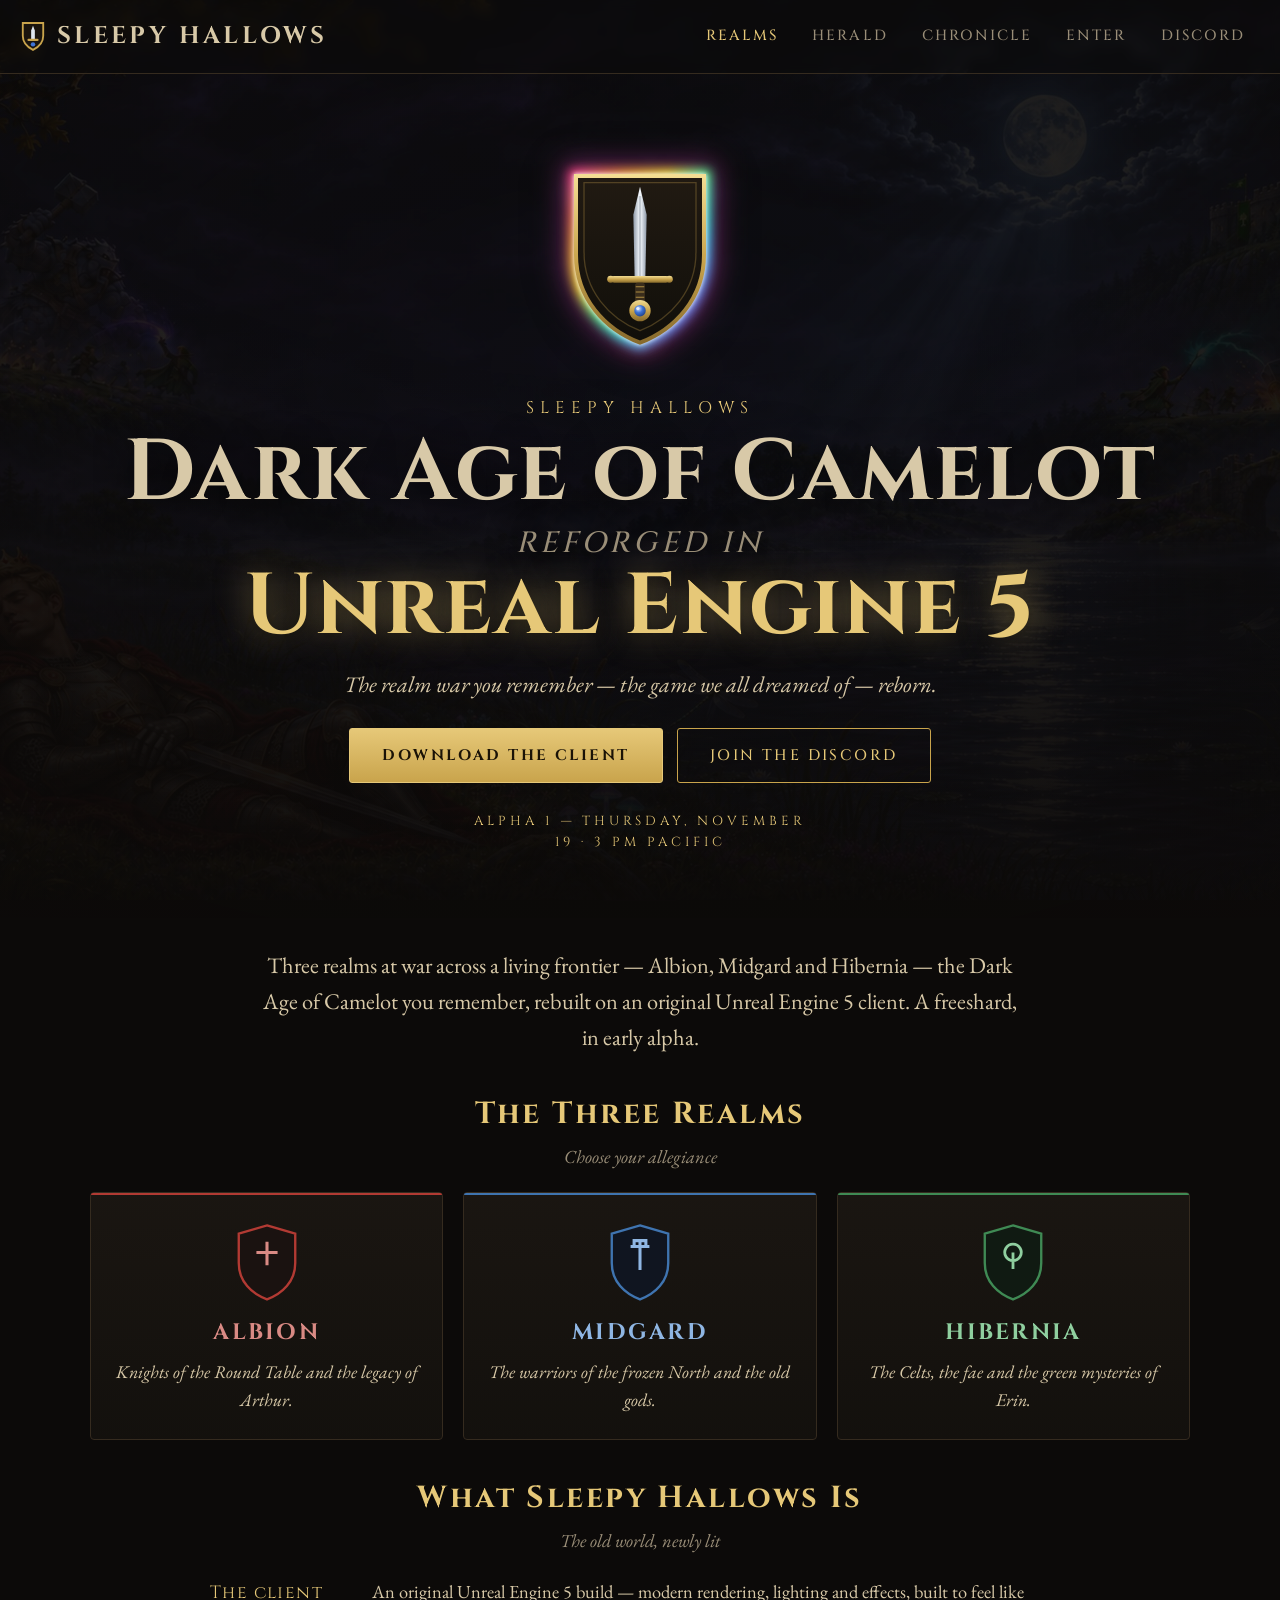
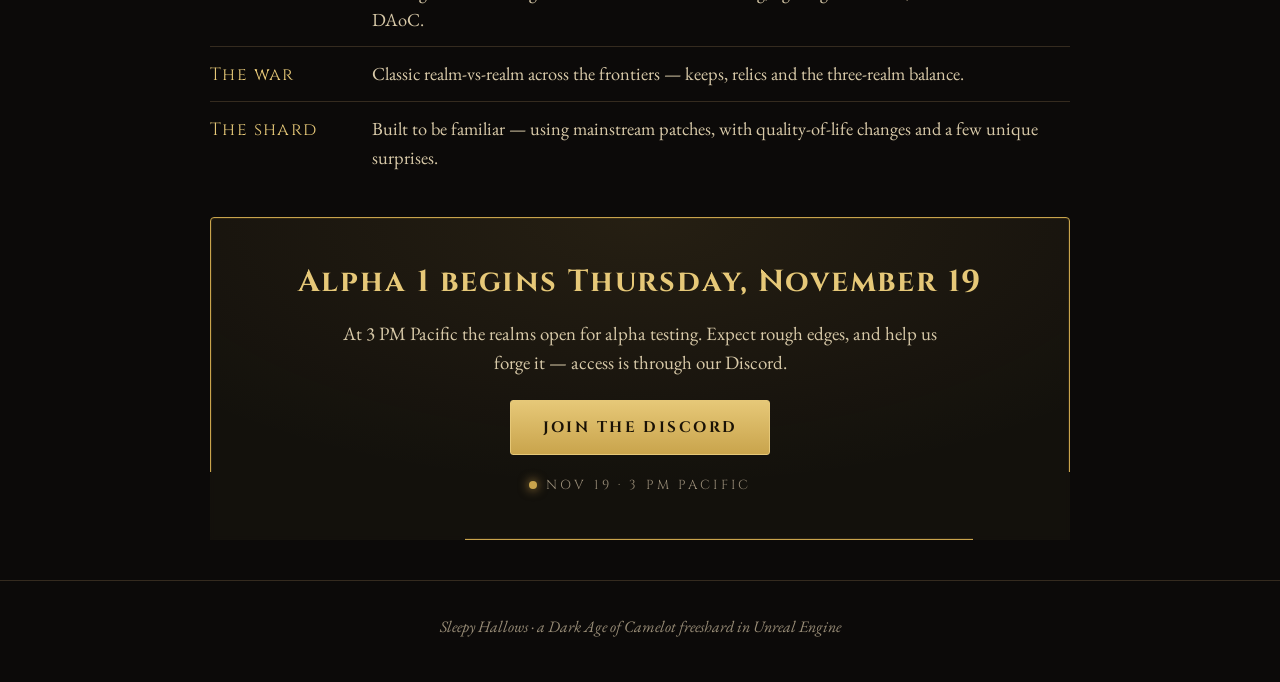
<file: index.html>
<!doctype html>
<html lang="en">
<head>
<meta charset="utf-8">
<meta name="viewport" content="width=device-width, initial-scale=1">
<title>Sleepy Hallows &mdash; Dark Age of Camelot in Unreal Engine</title>
<meta name="description" content="Sleepy Hallows is a Dark Age of Camelot (DAoC) freeshard reforged in Unreal Engine 5 - classic three-realm, realm-vs-realm gameplay with a modern Unreal Engine client. In early alpha.">
<link rel="canonical" href="https://sleepyhallows.com/">
<meta property="og:title" content="Sleepy Hallows - Dark Age of Camelot in Unreal Engine">
<meta property="og:description" content="A DAoC freeshard reforged in Unreal Engine 5. Three realms, realm-vs-realm, modern graphics. In alpha.">
<meta property="og:type" content="website">
<meta property="og:url" content="https://sleepyhallows.com/">
<link rel="preconnect" href="https://fonts.gstatic.com" crossorigin>
<link rel="stylesheet" href="https://fonts.googleapis.com/css2?family=Cinzel:wght@500;700&family=EB+Garamond:ital,wght@0,400;0,500;1,400&display=swap">
<link rel="stylesheet" href="/style.css">
</head>
<body>
<header class="nav gut">
  <a class="brand" href="/">Sleepy&nbsp;Hallows</a>
  <nav>
    <a class="on" href="/">Realms</a>
    <a href="/herald/">Herald</a>
    <a href="/chronicle/">Chronicle</a>
    <a href="/enter/">Enter</a>
    <a class="discord" href="https://discord.gg/sleepyhallows">Discord</a>
  </nav>
</header>

<section class="hero gut">
  <div class="hero-scrim"></div>
  <svg class="logo" viewBox="-28 -26 168 190" role="img" aria-label="Sleepy Hallows crest">
    <defs>
      <linearGradient id="steel" x1="0" y1="0" x2="1" y2="0">
        <stop offset="0" stop-color="#8e99a8"/><stop offset=".46" stop-color="#f1f5fa"/>
        <stop offset=".54" stop-color="#f1f5fa"/><stop offset="1" stop-color="#8e99a8"/>
      </linearGradient>
      <linearGradient id="gold" x1="0" y1="0" x2="0" y2="1">
        <stop offset="0" stop-color="#f3dd93"/><stop offset=".5" stop-color="#c9a44c"/><stop offset="1" stop-color="#876a2c"/>
      </linearGradient>
      <linearGradient id="shieldfill" x1="0" y1="0" x2="0" y2="1">
        <stop offset="0" stop-color="#211a12"/><stop offset="1" stop-color="#110f0a"/>
      </linearGradient>
      <radialGradient id="gem" cx=".38" cy=".33" r=".85">
        <stop offset="0" stop-color="#cfe0ff"/><stop offset=".4" stop-color="#3f74d6"/><stop offset="1" stop-color="#15306e"/>
      </radialGradient>
      <clipPath id="blade"><path d="M56 15 L61 36 L60 84 L52 84 L51 36 Z"/></clipPath>
      <filter id="aura" x="-80%" y="-80%" width="260%" height="260%"><feGaussianBlur stdDeviation="8"/></filter>
      <linearGradient id="rainbow" x1="0" y1="0" x2="1" y2="1">
        <stop offset="0" stop-color="#ff4d6d"/><stop offset=".17" stop-color="#ff9f45"/><stop offset=".34" stop-color="#ffe14a"/>
        <stop offset=".5" stop-color="#5de08a"/><stop offset=".66" stop-color="#3fd6d6"/><stop offset=".83" stop-color="#5a8cff"/><stop offset="1" stop-color="#b25aff"/>
      </linearGradient>
    </defs>
    <path class="lum" d="M8 7 H104 V66 C104 99 82 122 56 132 C30 122 8 99 8 66 Z" fill="none" stroke="#ff5ec9" stroke-width="18"/>
    <g class="aura" filter="url(#aura)">
      <ellipse cx="17" cy="19" rx="11" ry="11" fill="#49d06e"/>
      <ellipse cx="95" cy="19" rx="11" ry="11" fill="#3f8fe0"/>
      <ellipse cx="56" cy="125" rx="13" ry="10" fill="#e24a44"/>
    </g>
    <path class="iris" d="M8 7 H104 V66 C104 99 82 122 56 132 C30 122 8 99 8 66 Z" fill="none" stroke="url(#rainbow)" stroke-width="10"/>
    <path class="core" d="M8 7 H104 V66 C104 99 82 122 56 132 C30 122 8 99 8 66 Z" fill="none" stroke="#ffffff" stroke-width="3.4"/>
    <path d="M8 7 H104 V66 C104 99 82 122 56 132 C30 122 8 99 8 66 Z" fill="url(#shieldfill)" stroke="url(#gold)" stroke-width="3"/>
    <path d="M14 12 H98 V64 C98 93 79 114 56 123 C33 114 14 93 14 64 Z" fill="none" stroke="#c9a44c" stroke-width="1" opacity=".3"/>
    <path d="M56 15 L61 36 L60 84 L52 84 L51 36 Z" fill="url(#steel)"/>
    <line x1="56" y1="22" x2="56" y2="82" stroke="#717d8c" stroke-width="1" opacity=".55"/>
    <g clip-path="url(#blade)"><rect class="glint" x="47" y="12" width="18" height="9" fill="#ffffff" opacity="0"/></g>
    <rect x="34" y="82" width="44" height="5" rx="2.5" fill="url(#gold)"/>
    <circle cx="34" cy="84.5" r="2.6" fill="url(#gold)"/><circle cx="78" cy="84.5" r="2.6" fill="url(#gold)"/>
    <rect x="52.3" y="87" width="7.4" height="16" rx="2" fill="#3a2d1c"/>
    <line x1="52.8" y1="90" x2="59.2" y2="90" stroke="#c9a44c" stroke-width="1" opacity=".6"/>
    <line x1="52.8" y1="94" x2="59.2" y2="94" stroke="#c9a44c" stroke-width="1" opacity=".6"/>
    <line x1="52.8" y1="98" x2="59.2" y2="98" stroke="#c9a44c" stroke-width="1" opacity=".6"/>
    <circle cx="56" cy="108" r="8" fill="url(#gold)"/>
    <circle class="gem" cx="56" cy="108" r="4.3" fill="url(#gem)"/>
    <circle class="spark" cx="54.4" cy="106.4" r="1.2" fill="#eaf2ff"/>
  </svg>
  <p class="eyebrow">Sleepy Hallows</p>
  <h1 class="promise">Dark Age of Camelot<span class="reforged">reforged in</span><span class="ue">Unreal Engine&nbsp;5</span></h1>
  <p class="dream">The realm war you remember &mdash; the game we all dreamed of &mdash; reborn.</p>
  <div class="cta"><a class="btn primary" href="/enter/">Download the client</a><a class="btn" href="https://discord.gg/sleepyhallows">Join the Discord</a></div>
  <div class="rule" style="margin-top:28px"><span>Alpha 1 &mdash; Thursday, November 19 &middot; 3 PM Pacific</span></div>
</section>

<main>
  <p class="lead gut">Three realms at war across a living frontier &mdash; Albion, Midgard and Hibernia &mdash; the Dark Age of
     Camelot you remember, rebuilt on an original Unreal&nbsp;Engine&nbsp;5 client. A freeshard, in early alpha.</p>

  <div class="wrap gut">
    <div class="section-h"><h2>The Three Realms</h2><p>Choose your allegiance</p></div>
    <div class="realms">
      <div class="realm alb">
        <svg class="crest" viewBox="0 0 56 68" aria-hidden="true"><path d="M28 2 L52 9 V34 C52 50 41 60 28 65 C15 60 4 50 4 34 V9 Z" fill="#1a1210" stroke="#b23a33" stroke-width="2"/><path d="M28 16 v20 M19 25 h18" stroke="#d98a84" stroke-width="2.6"/></svg>
        <h3>Albion</h3><p>Knights of the Round Table and the legacy of Arthur.</p>
      </div>
      <div class="realm mid">
        <svg class="crest" viewBox="0 0 56 68" aria-hidden="true"><path d="M28 2 L52 9 V34 C52 50 41 60 28 65 C15 60 4 50 4 34 V9 Z" fill="#101520" stroke="#3f74b0" stroke-width="2"/><path d="M28 14 v26 M20 20 h16 M23 20 v-5 h10 v5" stroke="#8fb6e3" stroke-width="2.6" fill="none"/></svg>
        <h3>Midgard</h3><p>The warriors of the frozen North and the old gods.</p>
      </div>
      <div class="realm hib">
        <svg class="crest" viewBox="0 0 56 68" aria-hidden="true"><path d="M28 2 L52 9 V34 C52 50 41 60 28 65 C15 60 4 50 4 34 V9 Z" fill="#101a12" stroke="#3f8a54" stroke-width="2"/><path d="M28 18 a7 7 0 1 0 .01 0 M28 25 v14" stroke="#8fcf9f" stroke-width="2.4" fill="none"/></svg>
        <h3>Hibernia</h3><p>The Celts, the fae and the green mysteries of Erin.</p>
      </div>
    </div>

    <div class="section-h"><h2>What Sleepy Hallows Is</h2><p>The old world, newly lit</p></div>
    <div class="creed">
      <div class="row"><div class="k">The client</div><div class="v">An original Unreal&nbsp;Engine&nbsp;5 build &mdash; modern rendering, lighting and effects, built to feel like DAoC.</div></div>
      <div class="row"><div class="k">The war</div><div class="v">Classic realm-vs-realm across the frontiers &mdash; keeps, relics and the three-realm balance.</div></div>
      <div class="row"><div class="k">The shard</div><div class="v">Built to be familiar &mdash; using mainstream patches, with quality-of-life changes and a few unique surprises.</div></div>
    </div>

    <div class="panel">
      <h2>Alpha 1 begins Thursday, November 19</h2>
      <p>At 3&nbsp;PM Pacific the realms open for alpha testing. Expect rough edges, and help us forge it &mdash; access is
         through our Discord.</p>
      <div class="cta" style="margin-top:22px"><a class="btn primary" href="https://discord.gg/sleepyhallows">Join the Discord</a></div>
      <div class="alpha" style="margin-top:20px"><span class="ember"></span>Nov 19 &middot; 3 PM Pacific</div>
    </div>
  </div>
</main>

<footer class="foot gut">Sleepy Hallows &middot; a Dark Age of Camelot freeshard in Unreal Engine</footer>
<script type="module" src="/app.js"></script>
</body>
</html>
</file>
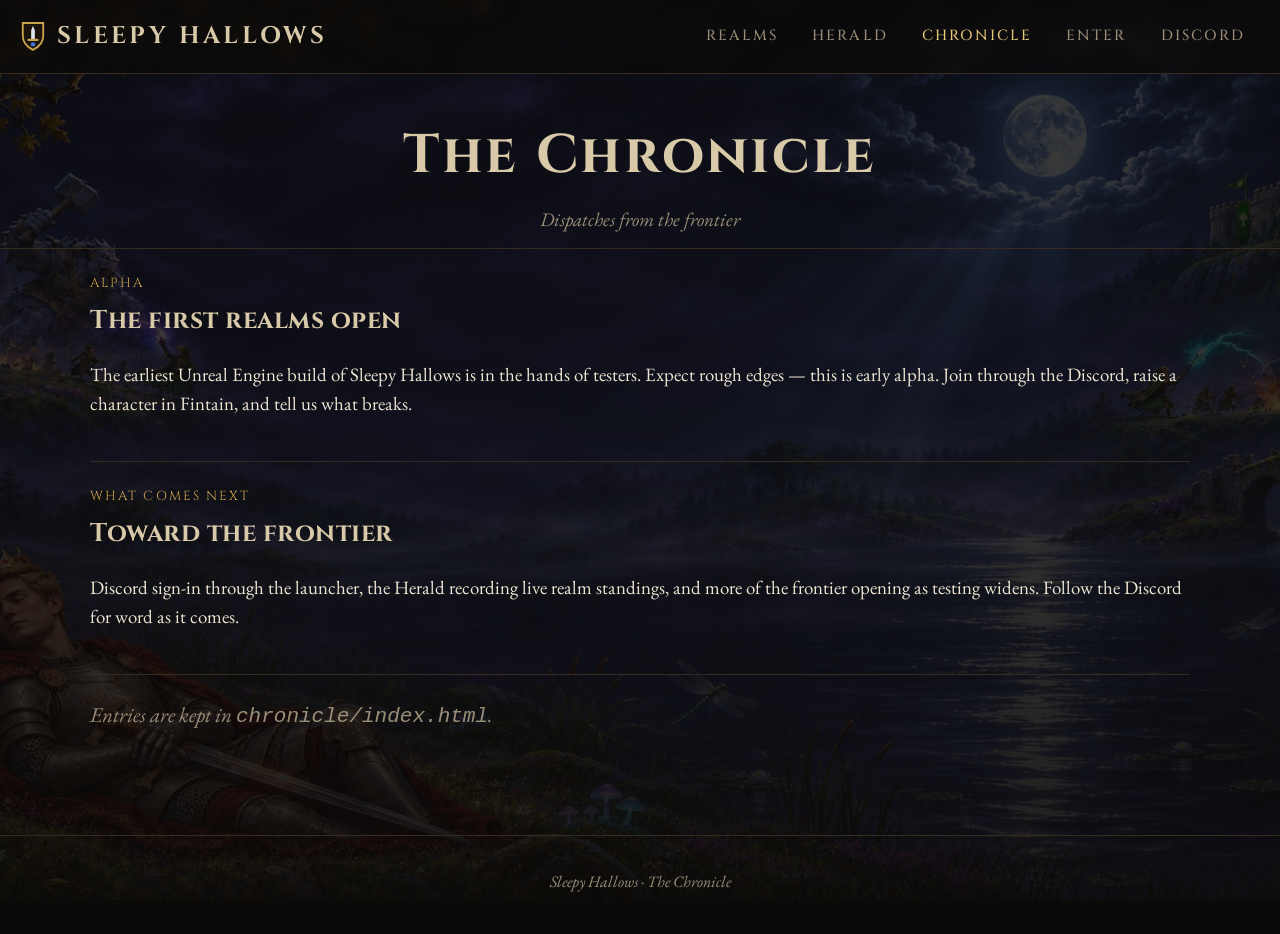
<file: chronicle/index.html>
<!doctype html>
<html lang="en">
<head>
<meta charset="utf-8">
<meta name="viewport" content="width=device-width, initial-scale=1">
<title>Chronicle &mdash; Sleepy Hallows</title>
<meta name="description" content="News and patch notes for Sleepy Hallows, a Dark Age of Camelot freeshard in Unreal Engine.">
<link rel="canonical" href="https://sleepyhallows.com/chronicle/">
<link rel="preconnect" href="https://fonts.gstatic.com" crossorigin>
<link rel="stylesheet" href="https://fonts.googleapis.com/css2?family=Cinzel:wght@500;700&family=EB+Garamond:ital,wght@0,400;0,500;1,400&display=swap">
<link rel="stylesheet" href="/style.css">
</head>
<body>
<header class="nav gut">
  <a class="brand" href="/">Sleepy&nbsp;Hallows</a>
  <nav>
    <a href="/">Realms</a>
    <a href="/herald/">Herald</a>
    <a class="on" href="/chronicle/">Chronicle</a>
    <a href="/enter/">Enter</a>
    <a class="discord" href="https://discord.gg/sleepyhallows">Discord</a>
  </nav>
</header>

<div class="page-head gut">
  <h1>The Chronicle</h1>
  <p>Dispatches from the frontier</p>
</div>

<main class="wrap gut" style="padding-bottom:40px">
  <article class="post">
    <div class="date">Alpha</div>
    <h3>The first realms open</h3>
    <p>The earliest Unreal&nbsp;Engine build of Sleepy Hallows is in the hands of testers. Expect rough edges &mdash; this is
       early alpha. Join through the Discord, raise a character in Fintain, and tell us what breaks.</p>
  </article>
  <article class="post">
    <div class="date">What comes next</div>
    <h3>Toward the frontier</h3>
    <p>Discord sign-in through the launcher, the Herald recording live realm standings, and more of the frontier opening as
       testing widens. Follow the Discord for word as it comes.</p>
  </article>
  <p class="muted" style="margin-top:24px;font-style:italic">Entries are kept in <code>chronicle/index.html</code>.</p>
</main>

<footer class="foot gut">Sleepy Hallows &middot; The Chronicle</footer>
<script type="module" src="/app.js"></script>
</body>
</html>
</file>
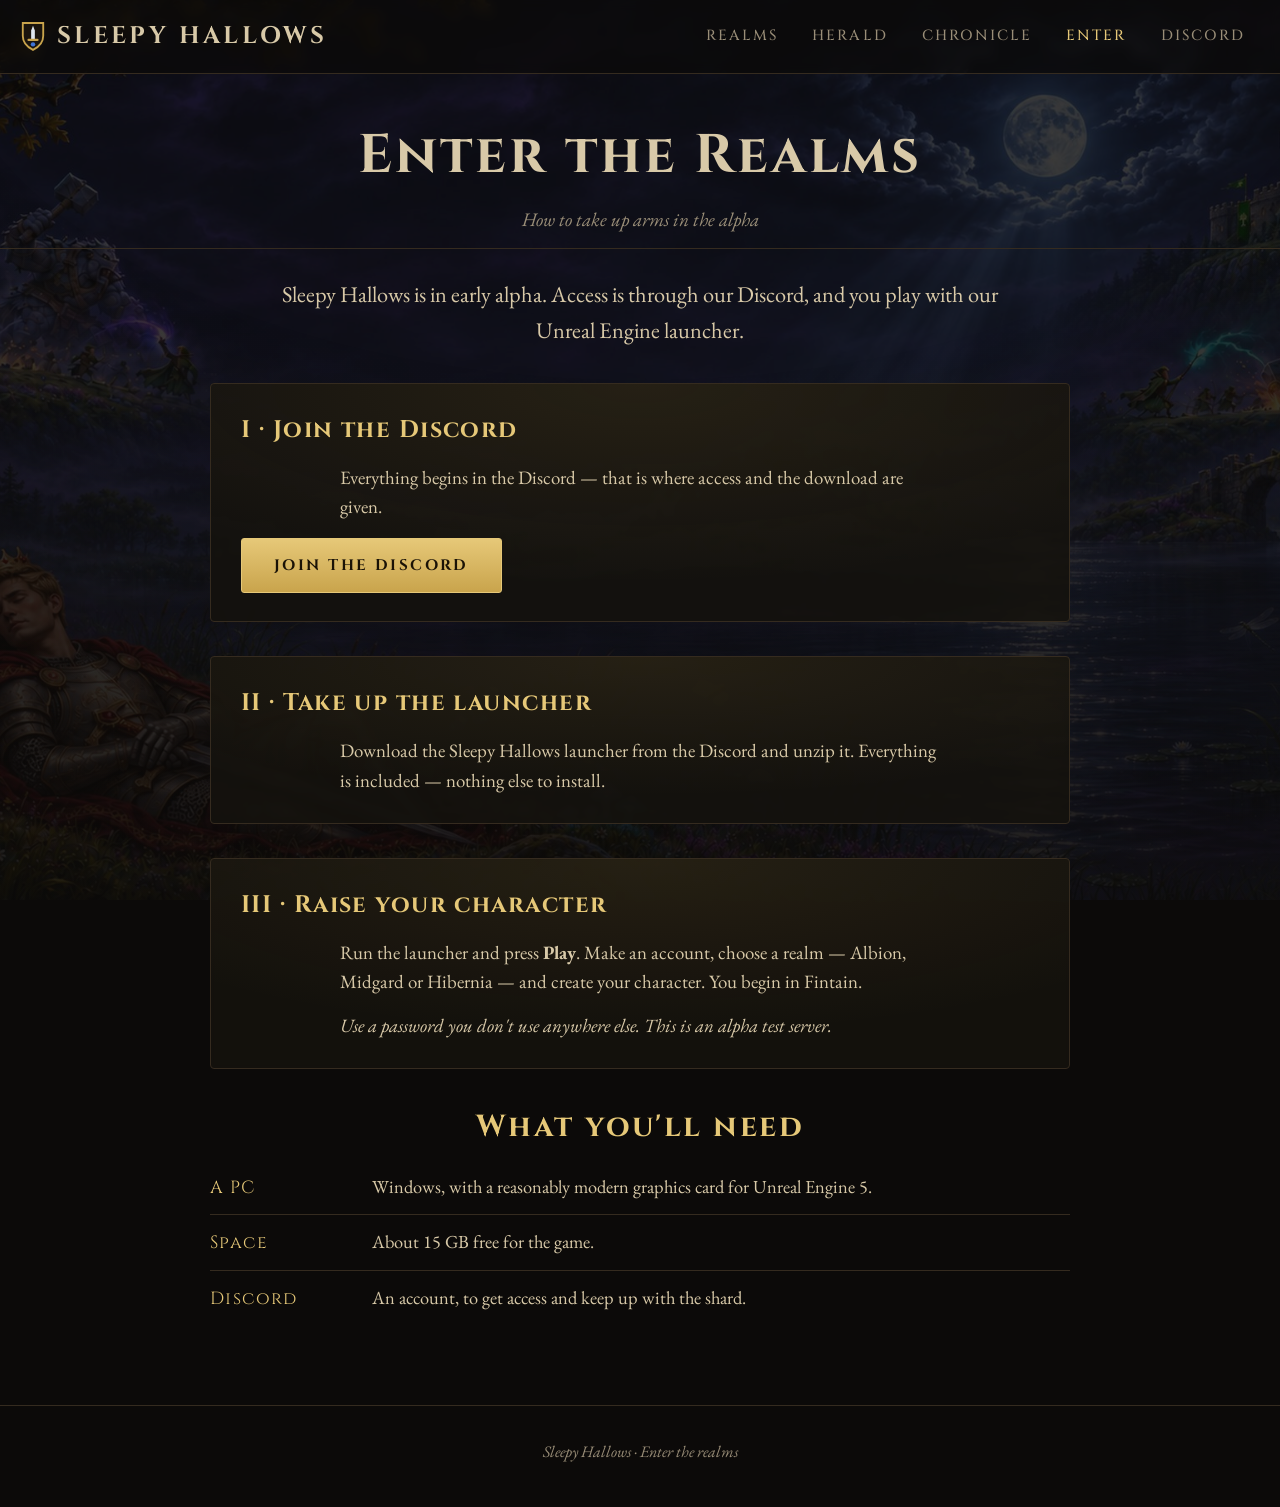
<file: enter/index.html>
<!doctype html>
<html lang="en">
<head>
<meta charset="utf-8">
<meta name="viewport" content="width=device-width, initial-scale=1">
<title>Enter &mdash; Sleepy Hallows</title>
<meta name="description" content="How to play Sleepy Hallows, a Dark Age of Camelot freeshard in Unreal Engine 5: join the Discord, get the launcher, and raise your character.">
<link rel="canonical" href="https://sleepyhallows.com/enter/">
<link rel="preconnect" href="https://fonts.gstatic.com" crossorigin>
<link rel="stylesheet" href="https://fonts.googleapis.com/css2?family=Cinzel:wght@500;700&family=EB+Garamond:ital,wght@0,400;0,500;1,400&display=swap">
<link rel="stylesheet" href="/style.css">
</head>
<body>
<header class="nav gut">
  <a class="brand" href="/">Sleepy&nbsp;Hallows</a>
  <nav>
    <a href="/">Realms</a>
    <a href="/herald/">Herald</a>
    <a href="/chronicle/">Chronicle</a>
    <a class="on" href="/enter/">Enter</a>
    <a class="discord" href="https://discord.gg/sleepyhallows">Discord</a>
  </nav>
</header>

<div class="page-head gut">
  <h1>Enter the Realms</h1>
  <p>How to take up arms in the alpha</p>
</div>

<main class="wrap gut" style="padding-bottom:40px">
  <p class="lead" style="margin-top:28px">Sleepy Hallows is in early alpha. Access is through our Discord, and you play with
     our Unreal&nbsp;Engine launcher.</p>

  <div class="panel plain">
    <h2>I &middot; Join the Discord</h2>
    <p>Everything begins in the Discord &mdash; that is where access and the download are given.</p>
    <div class="cta" style="justify-content:flex-start;margin-top:16px"><a class="btn primary" href="https://discord.gg/sleepyhallows">Join the Discord</a></div>
  </div>

  <div class="panel plain">
    <h2>II &middot; Take up the launcher</h2>
    <p>Download the Sleepy Hallows launcher from the Discord and unzip it. Everything is included &mdash; nothing else to
       install.</p>
  </div>

  <div class="panel plain">
    <h2>III &middot; Raise your character</h2>
    <p>Run the launcher and press <strong>Play</strong>. Make an account, choose a realm &mdash; Albion, Midgard or Hibernia
       &mdash; and create your character. You begin in Fintain.</p>
    <p class="muted" style="font-style:italic">Use a password you don't use anywhere else. This is an alpha test server.</p>
  </div>

  <div class="section-h"><h2>What you'll need</h2></div>
  <div class="creed">
    <div class="row"><div class="k">A PC</div><div class="v">Windows, with a reasonably modern graphics card for Unreal&nbsp;Engine&nbsp;5.</div></div>
    <div class="row"><div class="k">Space</div><div class="v">About 15&nbsp;GB free for the game.</div></div>
    <div class="row"><div class="k">Discord</div><div class="v">An account, to get access and keep up with the shard.</div></div>
  </div>
</main>

<footer class="foot gut">Sleepy Hallows &middot; Enter the realms</footer>
<script type="module" src="/app.js"></script>
</body>
</html>
</file>
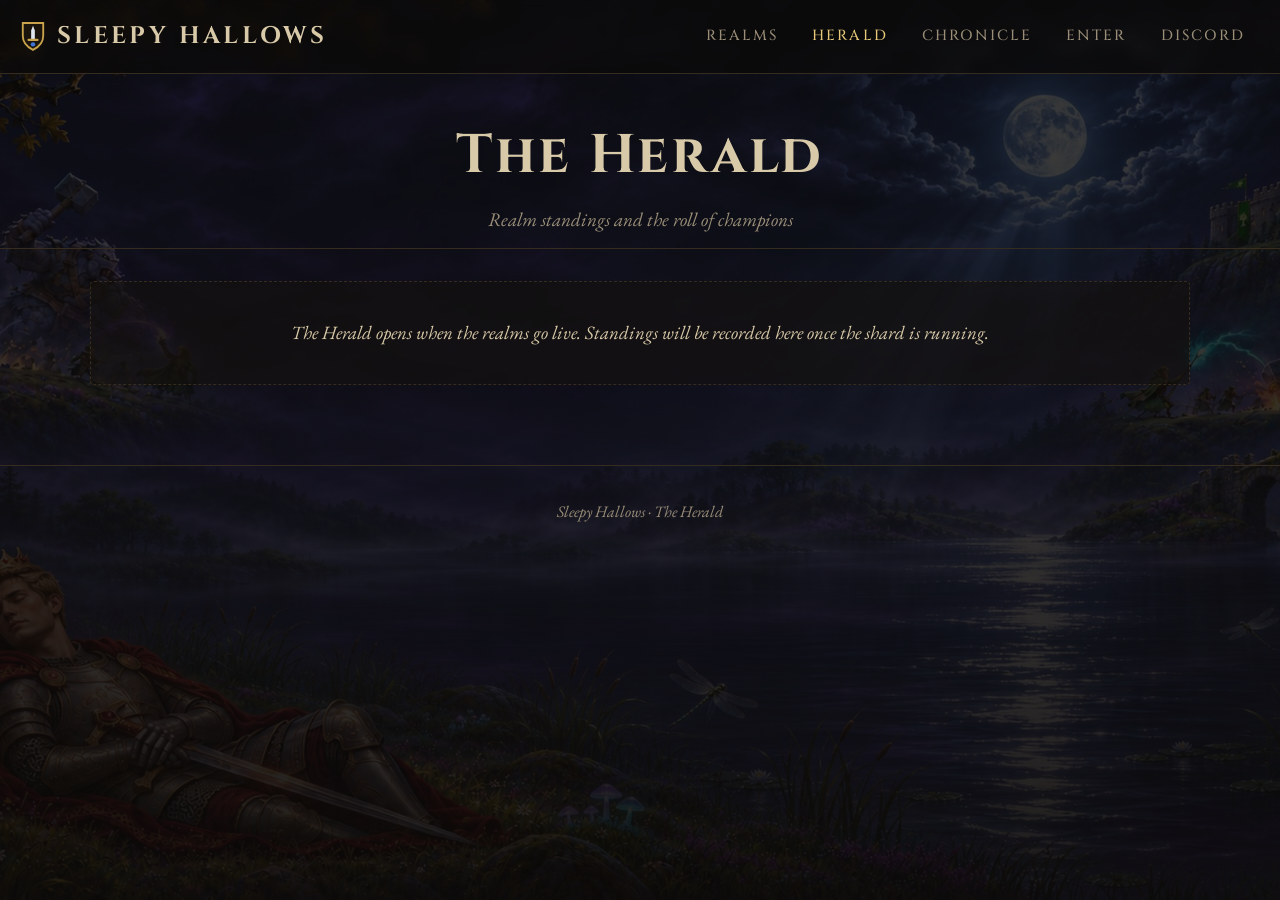
<file: herald/index.html>
<!doctype html>
<html lang="en">
<head>
<meta charset="utf-8">
<meta name="viewport" content="width=device-width, initial-scale=1">
<title>Herald &mdash; Sleepy Hallows</title>
<meta name="description" content="The Sleepy Hallows Herald: realm standings and character search for our Dark Age of Camelot freeshard in Unreal Engine. Opens when the realms go live.">
<link rel="canonical" href="https://sleepyhallows.com/herald/">
<link rel="preconnect" href="https://fonts.gstatic.com" crossorigin>
<link rel="stylesheet" href="https://fonts.googleapis.com/css2?family=Cinzel:wght@500;700&family=EB+Garamond:ital,wght@0,400;0,500;1,400&display=swap">
<link rel="stylesheet" href="/style.css">
</head>
<body>
<header class="nav gut">
  <a class="brand" href="/">Sleepy&nbsp;Hallows</a>
  <nav>
    <a href="/">Realms</a>
    <a class="on" href="/herald/">Herald</a>
    <a href="/chronicle/">Chronicle</a>
    <a href="/enter/">Enter</a>
    <a class="discord" href="https://discord.gg/sleepyhallows">Discord</a>
  </nav>
</header>

<div class="page-head gut">
  <h1>The Herald</h1>
  <p>Realm standings and the roll of champions</p>
</div>

<main class="wrap gut" style="padding-bottom:40px">
  <div id="content">
    <div class="scroll" style="margin-top:32px">The Herald opens when the realms go live. Standings will be recorded here
      once the shard is running.</div>
  </div>

  <div id="live" hidden>
    <div class="section-h"><h2>Realm population</h2></div>
    <div class="pop-bars" id="pop-bars"></div>

    <div class="section-h"><h2>Search the roll</h2></div>
    <div class="search"><input id="q" type="search" placeholder="Character name&hellip;" autocomplete="off"></div>
    <div id="search-results"></div>

    <div class="section-h"><h2>Champions &mdash; by realm points</h2></div>
    <div id="leaderboard"></div>
  </div>
</main>

<footer class="foot gut">Sleepy Hallows &middot; The Herald</footer>

<script type="module" src="/app.js"></script>
<script type="module">
const SUPABASE_URL = "https://cltsqinfyjdxlfdxhuts.supabase.co";
const SUPABASE_KEY = "sb_publishable_mDRR86y-GXMsXDm64TvKaw_7OxXytaN";
const REALM = { 1: "Albion", 2: "Midgard", 3: "Hibernia" };
const esc = (s) => String(s ?? "").replace(/[<>&"]/g, (c) => ({ "<":"&lt;", ">":"&gt;", "&":"&amp;", '"':"&quot;" }[c]));
async function rest(path) {
  const r = await fetch(SUPABASE_URL + "/rest/v1/" + path, { headers: { apikey: SUPABASE_KEY, Authorization: "Bearer " + SUPABASE_KEY } });
  if (!r.ok) throw new Error("http " + r.status); return r.json();
}
function table(list) {
  const tr = list.map((c, i) => `<tr>
    <td class="rank">${i + 1}</td><td>${esc(c.name)}</td>
    <td class="r${c.realm}">${REALM[c.realm] || "?"}</td><td>${esc(c.class_name || "")}</td>
    <td>${c.level ?? ""}</td><td>${(c.realm_points ?? 0).toLocaleString()}</td>
    <td class="muted">${esc(c.guild_name || "")}</td></tr>`).join("");
  return `<div class="tablewrap"><table><thead><tr><th>#</th><th>Name</th><th>Realm</th><th>Class</th><th>Lvl</th><th>Realm&nbsp;Pts</th><th>Guild</th></tr></thead><tbody>${tr}</tbody></table></div>`;
}
const bar = (cls, name, n) => `<div class="pb ${cls}"><div class="n">${n}</div><div class="l">${name}</div></div>`;

async function init() {
  // only reveal the live Herald if there are real characters; otherwise keep the honest "opens when live" notice
  let board = [];
  try { board = await rest("leaderboard?select=name,realm,class_name,level,realm_points,guild_name&order=realm_points.desc&limit=50"); }
  catch { return; }
  if (!board.length) return;

  document.getElementById("content").hidden = true;
  document.getElementById("live").hidden = false;
  document.getElementById("leaderboard").innerHTML = table(board);

  try {
    const pop = await rest("realm_population?select=realm,characters");
    const by = { 1: 0, 2: 0, 3: 0 }; for (const r of pop) by[r.realm] = r.characters;
    document.getElementById("pop-bars").innerHTML = bar("alb","Albion",by[1]) + bar("mid","Midgard",by[2]) + bar("hib","Hibernia",by[3]);
  } catch {}

  let t;
  document.getElementById("q").addEventListener("input", (e) => {
    clearTimeout(t); const q = e.target.value.trim(); const out = document.getElementById("search-results");
    if (q.length < 2) { out.innerHTML = ""; return; }
    t = setTimeout(async () => {
      try {
        const list = await rest(`leaderboard?select=name,realm,class_name,level,realm_points,guild_name&name=ilike.*${encodeURIComponent(q)}*&order=realm_points.desc&limit=20`);
        out.innerHTML = list.length ? table(list) : '<div class="scroll">No champion by that name.</div>';
      } catch { out.innerHTML = ""; }
    }, 250);
  });
}
init();
</script>
</body>
</html>
</file>
<file: style.css>
/* Sleepy Hallows — atmospheric medieval theme for a DAoC freeshard. Aged gold on dark stone, Cinzel + Garamond,
   realm heraldry, the sleeping-king painting held faint behind. Larger, wider scale; tight spacing. Single dark world. */
:root{
  --night:#0c0a09; --stone:#15120e; --stone2:#1d1813; --panel:#191511; --ink:#ede4d2; --parch:#d8c9a8; --muted:#9a8e78;
  --gold:#c9a44c; --gold2:#e6c878; --line:#352b1f;
  --alb:#b23a33; --mid:#3f74b0; --hib:#3f8a54;
  color-scheme:dark;
  --display:"Cinzel",Georgia,serif; --body:"EB Garamond",Georgia,serif;
}
*{box-sizing:border-box;}
html{scroll-behavior:smooth;}
body{margin:0;background:var(--night);color:var(--ink);font:21px/1.55 var(--body);min-height:100vh;position:relative;}
/* the sleeping-king painting, held at low opacity behind everything so it sets a mood without fighting the text */
body::before{content:"";position:fixed;inset:0;z-index:-10;pointer-events:none;
  background:url("/bg.jpg") center / cover no-repeat;opacity:.2;}
body::after{content:"";position:fixed;inset:0;z-index:-9;pointer-events:none;
  background:radial-gradient(130% 100% at 50% 0%, transparent 42%, rgba(12,10,9,.55) 100%);}
.gut{padding-left:max(20px,env(safe-area-inset-left,0px));padding-right:max(20px,env(safe-area-inset-right,0px));}
h1,h2,h3{font-family:var(--display);font-weight:700;text-wrap:balance;letter-spacing:.02em;margin:0;}
a{color:var(--gold2);text-decoration:none;}
a:hover{text-decoration:underline;}
.wrap{max-width:1140px;margin:0 auto;}

/* nav */
.nav{position:sticky;top:0;z-index:3;display:flex;align-items:center;justify-content:space-between;gap:16px;
     padding-block:16px;flex-wrap:wrap;border-bottom:1px solid var(--line);background:rgba(12,10,9,.72);backdrop-filter:blur(6px);}
.brand{display:inline-flex;align-items:center;gap:11px;font-family:var(--display);font-weight:700;font-size:1.5rem;letter-spacing:.14em;text-transform:uppercase;color:var(--parch);}
.brand:hover{text-decoration:none;color:var(--gold2);}
.brand::before{content:"";width:26px;height:32px;flex:0 0 auto;
  background:url("data:image/svg+xml,%3Csvg xmlns='http://www.w3.org/2000/svg' viewBox='0 0 28 34'%3E%3Cpath d='M3 3H25V17C25 25 18 30 14 32C10 30 3 25 3 17Z' fill='%231a140d' stroke='%23c9a44c' stroke-width='2'/%3E%3Cpath d='M14 6L16 11V21H12V11Z' fill='%23dfe6ee'/%3E%3Crect x='8' y='20' width='12' height='2.4' rx='1.2' fill='%23c9a44c'/%3E%3Ccircle cx='14' cy='26' r='2.4' fill='%233f74d6'/%3E%3C/svg%3E") center/contain no-repeat;}
.nav nav{display:flex;gap:4px;flex-wrap:wrap;}
.nav nav a{color:var(--muted);padding:9px 15px;font-size:.92rem;letter-spacing:.14em;text-transform:uppercase;font-family:var(--display);font-weight:500;}
.nav nav a.on,.nav nav a:hover{color:var(--gold2);text-decoration:none;}

/* hero */
.hero{position:relative;overflow:hidden;text-align:center;padding-block:58px 62px;isolation:isolate;}
.hero-scrim{position:absolute;inset:0;z-index:-1;background:radial-gradient(95% 85% at 50% 35%, rgba(12,10,9,.35), rgba(12,10,9,.78));}
.crest-lg{width:84px;height:102px;margin:0 auto 10px;display:block;filter:drop-shadow(0 2px 12px rgba(0,0,0,.7));}
.logo{width:clamp(172px,34vw,224px);height:auto;display:block;margin:0 auto 10px;
  filter:drop-shadow(0 3px 14px rgba(0,0,0,.6));}
.logo .lum{filter:blur(10px) saturate(1.3);opacity:.4;mix-blend-mode:screen;}
.logo .iris{filter:blur(4px) saturate(1.6);mix-blend-mode:screen;}
.logo .core{filter:blur(1.4px);opacity:.9;mix-blend-mode:screen;}
.logo .aura{opacity:.3;}
.logo .glint{opacity:0;}
.logo .spark{transform-origin:55px 107px;}
@media (prefers-reduced-motion:no-preference){
  .logo{animation:logoGlow 4.5s ease-in-out infinite;}
  .logo .glint{animation:glint 4.5s ease-in-out infinite;}
  .logo .spark{animation:spark 4.5s ease-in-out infinite;}
  .logo .aura{animation:auraPulse 6s ease-in-out infinite;}
  .logo .iris{animation:iris 7s linear infinite;}
  .logo .lum{animation:lum 5s ease-in-out infinite;}
  .logo .core{animation:core 3.5s ease-in-out infinite;}
}
@keyframes auraPulse{0%,100%{opacity:.24}50%{opacity:.38}}
@keyframes iris{from{filter:blur(4px) saturate(1.6) hue-rotate(0deg)}to{filter:blur(4px) saturate(1.6) hue-rotate(360deg)}}
@keyframes lum{0%,100%{opacity:.3;filter:blur(11px) saturate(1.3) hue-rotate(-18deg)}50%{opacity:.52;filter:blur(9px) saturate(1.4) hue-rotate(18deg)}}
@keyframes core{0%,100%{opacity:.78}50%{opacity:1}}
@keyframes logoGlow{0%,100%{filter:drop-shadow(0 3px 14px rgba(0,0,0,.7)) drop-shadow(0 0 10px rgba(201,164,76,.18))}
  50%{filter:drop-shadow(0 3px 14px rgba(0,0,0,.7)) drop-shadow(0 0 20px rgba(230,200,120,.45))}}
@keyframes glint{0%,48%{transform:translateY(0);opacity:0}56%{opacity:.9}92%{opacity:.9}100%{transform:translateY(72px);opacity:0}}
@keyframes spark{0%,52%,100%{opacity:.45;transform:scale(.8)}64%{opacity:1;transform:scale(1.5)}}
.eyebrow{font-family:var(--display);letter-spacing:.36em;text-transform:uppercase;color:var(--gold2);font-size:1.05rem;margin:0 0 .5rem;}
.promise{font-size:clamp(2.8rem,7.4vw,5.4rem);line-height:1.02;letter-spacing:.02em;color:var(--parch);text-shadow:0 3px 34px rgba(0,0,0,.75);}
.promise .reforged{display:block;font-size:.34em;font-weight:500;font-style:italic;color:var(--muted);letter-spacing:.14em;text-transform:uppercase;margin:.4em 0 .12em;}
.promise .ue{display:block;color:var(--gold2);text-shadow:0 0 34px rgba(230,200,120,.5),0 2px 12px rgba(0,0,0,.65);}
.dream{font-size:1.4rem;color:var(--parch);font-style:italic;max-width:660px;margin:1.1rem auto 0;line-height:1.5;}

/* inner-page header band */
.page-head{text-align:center;padding-block:40px 14px;border-bottom:1px solid var(--line);}
.page-head h1{font-size:clamp(2.4rem,6vw,3.4rem);letter-spacing:.05em;color:var(--parch);}
.page-head p{color:var(--muted);font-style:italic;margin:.4rem 0 0;font-size:1.2rem;}

.rule{display:flex;align-items:center;justify-content:center;gap:12px;margin:18px auto 4px;max-width:360px;color:var(--gold);}
.rule::before,.rule::after{content:"";height:1px;flex:1;background:linear-gradient(90deg,transparent,var(--gold));opacity:.5;}
.rule::after{background:linear-gradient(90deg,var(--gold),transparent);}
.rule span{font-family:var(--display);font-size:.82rem;letter-spacing:.3em;text-transform:uppercase;color:var(--gold2);}

.cta{margin-top:26px;display:flex;gap:14px;justify-content:center;flex-wrap:wrap;}
.btn{display:inline-block;padding:15px 32px;border-radius:3px;font-family:var(--display);font-weight:500;font-size:.95rem;
     letter-spacing:.16em;text-transform:uppercase;border:1px solid var(--gold);color:var(--gold2);background:transparent;cursor:pointer;}
.btn:hover{text-decoration:none;color:#1a1206;background:var(--gold);}
.btn.primary{background:linear-gradient(180deg,var(--gold2),var(--gold));color:#1a1206;border-color:var(--gold2);font-weight:700;}

/* body */
main{position:relative;z-index:2;}
.lead{font-size:1.4rem;color:var(--parch);text-align:center;max-width:800px;margin:30px auto 0;line-height:1.6;}
.section-h{text-align:center;margin:34px 0 4px;}
.section-h h2{font-size:1.9rem;color:var(--gold2);letter-spacing:.08em;}
.section-h p{color:var(--muted);font-style:italic;margin:.3rem 0 0;font-size:1.15rem;}

.realms{display:grid;grid-template-columns:repeat(3,1fr);gap:20px;margin-top:22px;}
.realm{position:relative;border:1px solid var(--line);background:linear-gradient(180deg,rgba(29,24,19,.86),rgba(21,18,14,.86));
       border-radius:4px;padding:30px 22px 26px;text-align:center;min-width:0;backdrop-filter:blur(2px);}
.realm .crest{width:66px;height:80px;margin:0 auto 12px;display:block;}
.realm h3{font-size:1.4rem;letter-spacing:.1em;text-transform:uppercase;}
.realm.alb h3{color:#d98a84;} .realm.mid h3{color:#8fb6e3;} .realm.hib h3{color:#8fcf9f;}
.realm p{color:var(--parch);margin:.5rem 0 0;font-size:1.12rem;font-style:italic;}
.realm::before{content:"";position:absolute;inset:0 0 auto;height:2px;border-radius:4px 4px 0 0;}
.realm.alb::before{background:var(--alb)} .realm.mid::before{background:var(--mid)} .realm.hib::before{background:var(--hib)}

.creed{max-width:860px;margin:22px auto 0;display:grid;gap:12px;}
.creed .row{display:flex;gap:18px;align-items:baseline;border-bottom:1px solid var(--line);padding-bottom:12px;}
.creed .row:last-child{border-bottom:0;}
.creed .k{font-family:var(--display);color:var(--gold2);font-size:1.1rem;letter-spacing:.08em;min-width:9rem;}
.creed .v{color:var(--parch);min-width:0;font-size:1.15rem;}

.panel{max-width:860px;margin:34px auto 0;border:1px solid var(--gold);border-radius:4px;text-align:center;padding:40px 32px;
  background:radial-gradient(120% 140% at 50% 0%, rgba(201,164,76,.1), transparent 60%), rgba(21,18,14,.9);
  box-shadow:inset 0 0 0 1px rgba(201,164,76,.12);backdrop-filter:blur(2px);}
.panel h2{color:var(--gold2);font-size:1.9rem;letter-spacing:.06em;}
.panel p{color:var(--parch);max-width:600px;margin:14px auto 0;font-size:1.18rem;}
.panel.plain{border-color:var(--line);box-shadow:none;text-align:left;padding:28px 30px;}
.panel.plain h2{text-align:left;font-size:1.5rem;}
.alpha{display:inline-flex;align-items:center;gap:9px;color:var(--muted);font-family:var(--display);font-size:.82rem;
       letter-spacing:.24em;text-transform:uppercase;}
.alpha .ember{width:8px;height:8px;border-radius:50%;background:var(--gold);box-shadow:0 0 10px 2px rgba(201,164,76,.5);}

/* herald */
.pop-bars{display:grid;grid-template-columns:repeat(3,1fr);gap:18px;margin:16px 0;}
.pb{border:1px solid var(--line);background:rgba(21,18,14,.86);border-radius:4px;padding:22px;text-align:center;}
.pb .n{font-size:2.4rem;font-weight:700;font-family:var(--display);}
.pb.alb .n{color:#d98a84}.pb.mid .n{color:#8fb6e3}.pb.hib .n{color:#8fcf9f}
.pb .l{color:var(--muted);letter-spacing:.1em;text-transform:uppercase;font-size:.9rem;font-family:var(--display);}
.tablewrap{overflow-x:auto;border:1px solid var(--line);border-radius:4px;margin-top:10px;background:rgba(21,18,14,.82);}
table{width:100%;border-collapse:collapse;font-size:1.08rem;font-variant-numeric:tabular-nums;}
th,td{text-align:left;padding:13px 16px;border-bottom:1px solid var(--line);}
th{color:var(--gold2);font-family:var(--display);font-weight:500;font-size:.82rem;text-transform:uppercase;letter-spacing:.12em;}
tbody tr:last-child td{border-bottom:0;}
tbody tr:hover td{background:rgba(201,164,76,.06);}
.rank{color:var(--gold);font-weight:700;width:3rem;}
.r1{color:#d98a84}.r2{color:#8fb6e3}.r3{color:#8fcf9f}
.muted{color:var(--muted);}
.search{display:flex;gap:10px;margin:12px 0;}
.search input{flex:1;min-width:0;background:rgba(21,18,14,.9);border:1px solid var(--line);border-radius:3px;color:var(--ink);
              padding:14px 16px;font:inherit;}
.search input:focus{outline:none;border-color:var(--gold);}
.scroll{text-align:center;color:var(--parch);font-style:italic;border:1px dashed var(--line);border-radius:4px;padding:36px 22px;margin-top:12px;font-size:1.18rem;background:rgba(21,18,14,.6);}

/* chronicle */
.post{border-bottom:1px solid var(--line);padding:24px 0;}
.post:last-child{border-bottom:0;}
.post .date{color:var(--gold);font-family:var(--display);font-size:.82rem;letter-spacing:.16em;text-transform:uppercase;}
.post h3{margin:.3em 0;color:var(--parch);font-size:1.6rem;}
.post p{color:var(--ink);font-size:1.18rem;}

.foot{text-align:center;color:var(--muted);font-size:1rem;padding-block:34px 42px;margin-top:40px;
      border-top:1px solid var(--line);font-style:italic;}
@media (max-width:680px){.realms,.pop-bars{grid-template-columns:1fr}.creed .k{min-width:7rem}}
</file>
